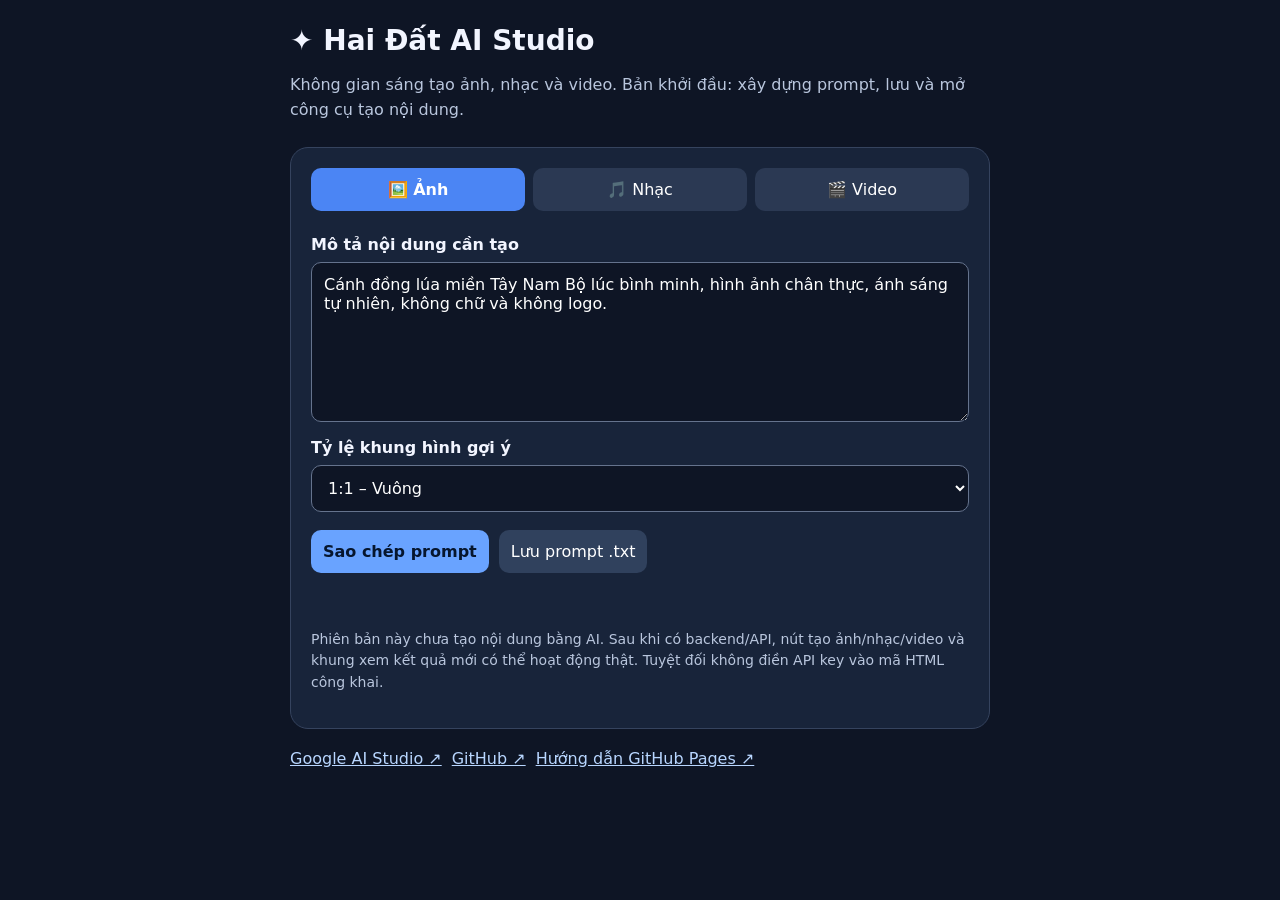
<file: index.html>
<!doctype html>
<html lang="vi">
<head>
<meta charset="utf-8"><meta name="viewport" content="width=device-width, initial-scale=1">
<title>Hai Đất AI Studio</title>
<style>
:root{font-family:system-ui,-apple-system,sans-serif;color-scheme:dark}*{box-sizing:border-box}
body{margin:0;background:#0e1525;color:#f2f5ff;padding:24px 14px}
main{max-width:700px;margin:auto}header{margin-bottom:24px}h1{font-size:28px;margin:0 0 8px}p{color:#b9c6dd;line-height:1.55}
.panel{background:#18243a;border:1px solid #35435e;padding:20px;border-radius:18px}
.tabs{display:grid;grid-template-columns:repeat(3,1fr);gap:8px;margin-bottom:24px}
button,a.launch{font:inherit;border-radius:10px;padding:12px;border:0;cursor:pointer}
.tab{background:#2b3953;color:#fff}.tab[aria-selected=true]{background:#4b85f4;color:#fff;font-weight:700}
label{display:block;font-weight:650;margin:12px 0 8px}textarea,select{width:100%;padding:12px;font:inherit;border:1px solid #65738d;border-radius:10px;background:#0e1525;color:#fff}
textarea{min-height:160px;resize:vertical}.buttons{display:flex;gap:10px;flex-wrap:wrap;margin-top:18px}.primary{background:#69a3ff;color:#06162e;font-weight:700}.secondary{background:#30415d;color:#fff}
.help{font-size:14px}#status{color:#9cddbb;min-height:1.5em}.links{margin-top:20px;display:flex;flex-wrap:wrap;gap:10px}.links a{color:#b8d6ff}
</style>
</head>
<body><main>
<header><h1>✦ Hai Đất AI Studio</h1><p>Không gian sáng tạo ảnh, nhạc và video. Bản khởi đầu: xây dựng prompt, lưu và mở công cụ tạo nội dung.</p></header>
<section class="panel">
<div class="tabs" role="tablist" aria-label="Loại nội dung">
<button class="tab" data-type="image" aria-selected="true">🖼️ Ảnh</button><button class="tab" data-type="music" aria-selected="false">🎵 Nhạc</button><button class="tab" data-type="video" aria-selected="false">🎬 Video</button>
</div>
<label for="prompt">Mô tả nội dung cần tạo</label>
<textarea id="prompt">Cánh đồng lúa miền Tây Nam Bộ lúc bình minh, hình ảnh chân thực, ánh sáng tự nhiên, không chữ và không logo.</textarea>
<label for="ratio">Tỷ lệ khung hình gợi ý</label>
<select id="ratio"><option value="1:1">1:1 – Vuông</option><option value="9:16">9:16 – Dọc</option><option value="16:9">16:9 – Ngang</option></select>
<div class="buttons"><button class="primary" id="copy">Sao chép prompt</button><button class="secondary" id="save">Lưu prompt .txt</button></div>
<p id="status" role="status"></p>
<p class="help">Phiên bản này chưa tạo nội dung bằng AI. Sau khi có backend/API, nút tạo ảnh/nhạc/video và khung xem kết quả mới có thể hoạt động thật. Tuyệt đối không điền API key vào mã HTML công khai.</p>
</section>
<div class="links"><a href="https://aistudio.google.com/" target="_blank" rel="noopener noreferrer">Google AI Studio ↗</a><a href="https://github.com/" target="_blank" rel="noopener noreferrer">GitHub ↗</a><a href="https://docs.github.com/en/pages/quickstart" target="_blank" rel="noopener noreferrer">Hướng dẫn GitHub Pages ↗</a></div>
</main>
<script>
const descriptions={image:'Cánh đồng lúa miền Tây Nam Bộ lúc bình minh, hình ảnh chân thực, ánh sáng tự nhiên, không chữ và không logo.',music:'Bản nhạc vọng cổ Nam Bộ sâu lắng, 54 BPM, đờn kìm, guitar phím lõm, song lang, giọng hát truyền cảm.',video:'Hai nhân vật đi xe đạp qua đường làng miền Bắc, máy quay theo ngang, chuyển động tự nhiên, không chữ hay logo.'};
let type='image';const prompt=document.querySelector('#prompt'),status=document.querySelector('#status'),ratio=document.querySelector('#ratio');
document.querySelectorAll('.tab').forEach(b=>b.addEventListener('click',()=>{descriptions[type]=prompt.value;type=b.dataset.type;prompt.value=descriptions[type];document.querySelectorAll('.tab').forEach(t=>t.setAttribute('aria-selected',String(t===b)));ratio.parentElement.style.display=type==='music'?'none':'block';status.textContent='';}));
function fullPrompt(){return `${prompt.value.trim()}\nLoại nội dung: ${type==='image'?'ảnh':type==='music'?'nhạc':'video'}${type==='music'?'':`\nTỷ lệ khung hình: ${ratio.value}`}`;}
document.querySelector('#copy').addEventListener('click',async()=>{try{await navigator.clipboard.writeText(fullPrompt());status.textContent='Đã sao chép prompt.';}catch(e){status.textContent='Không sao chép được; hãy chọn và sao chép trực tiếp trong ô mô tả.';}});
document.querySelector('#save').addEventListener('click',()=>{const blob=new Blob([fullPrompt()],{type:'text/plain;charset=utf-8'}),url=URL.createObjectURL(blob),a=document.createElement('a');a.href=url;a.download=`hai-dat-${type}-prompt.txt`;a.click();setTimeout(()=>URL.revokeObjectURL(url),1000);status.textContent='Đã yêu cầu lưu tập tin.';});
</script></body></html>
</file>
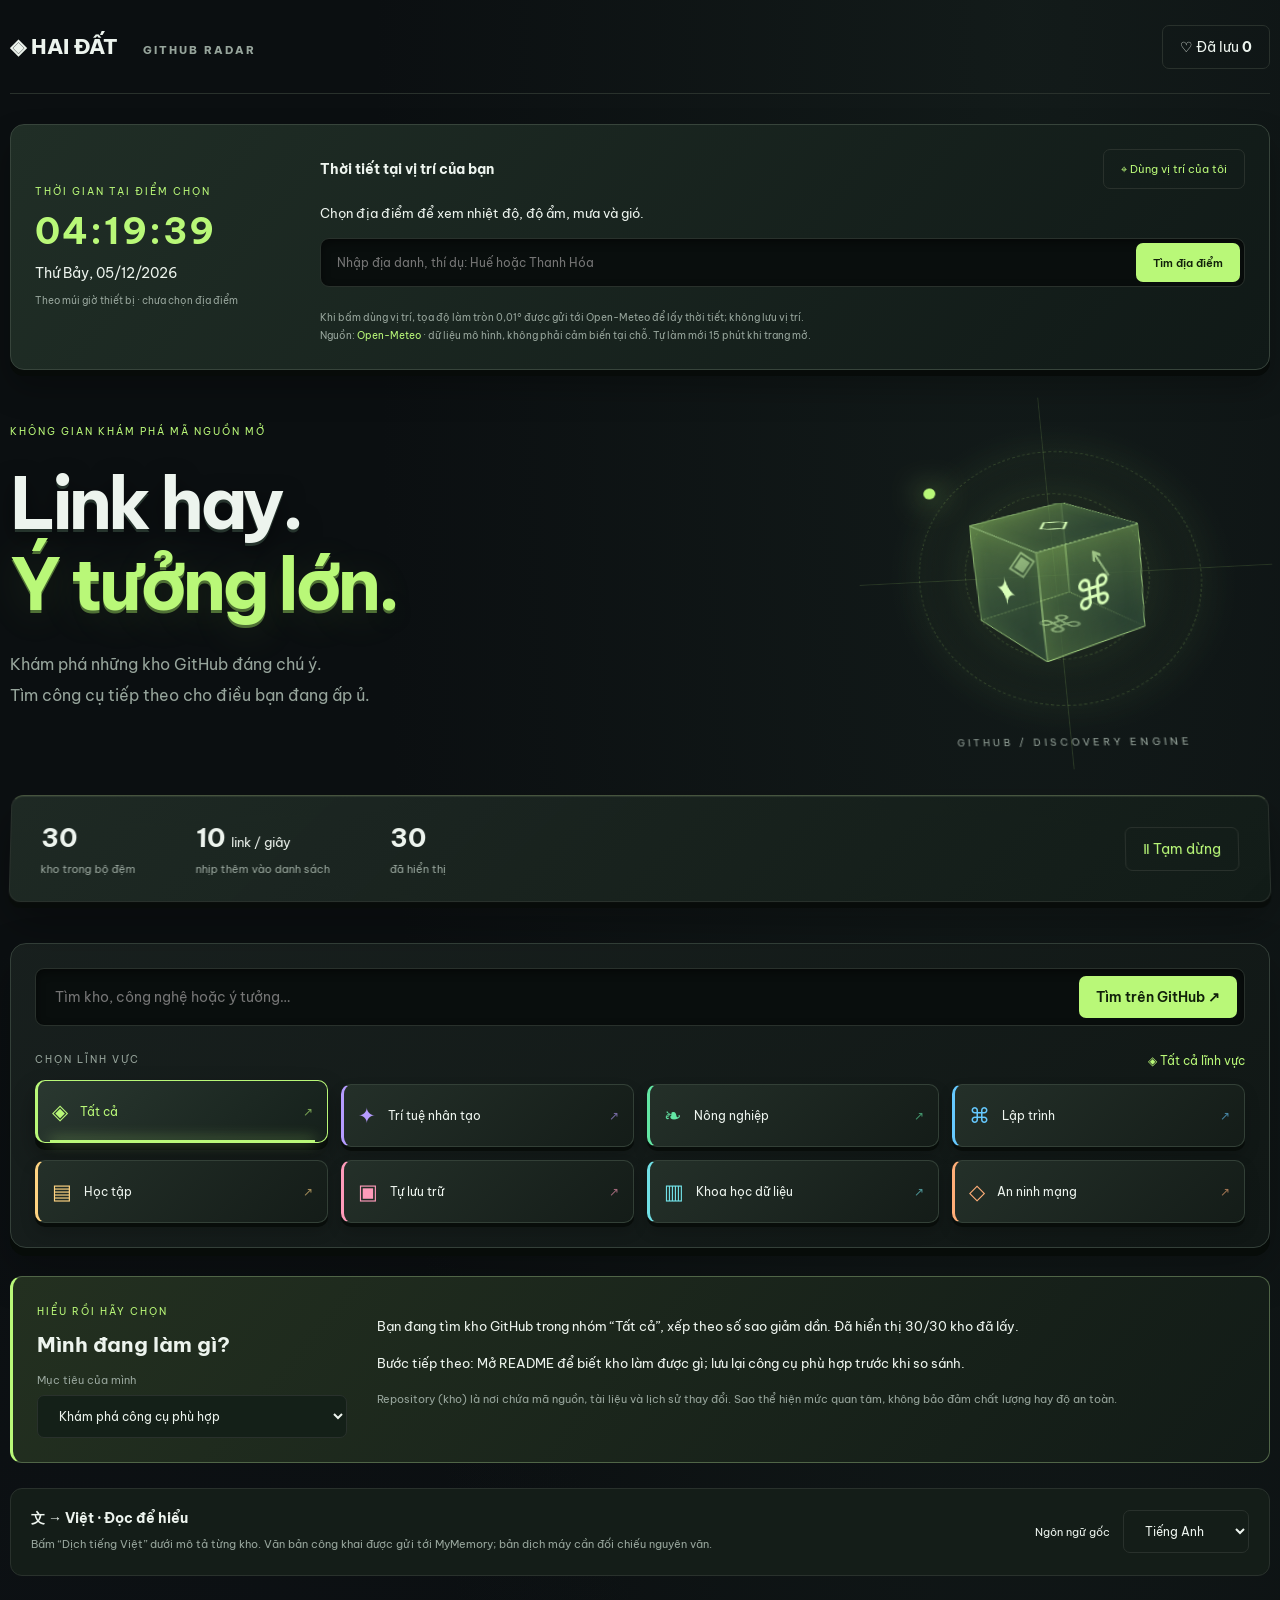
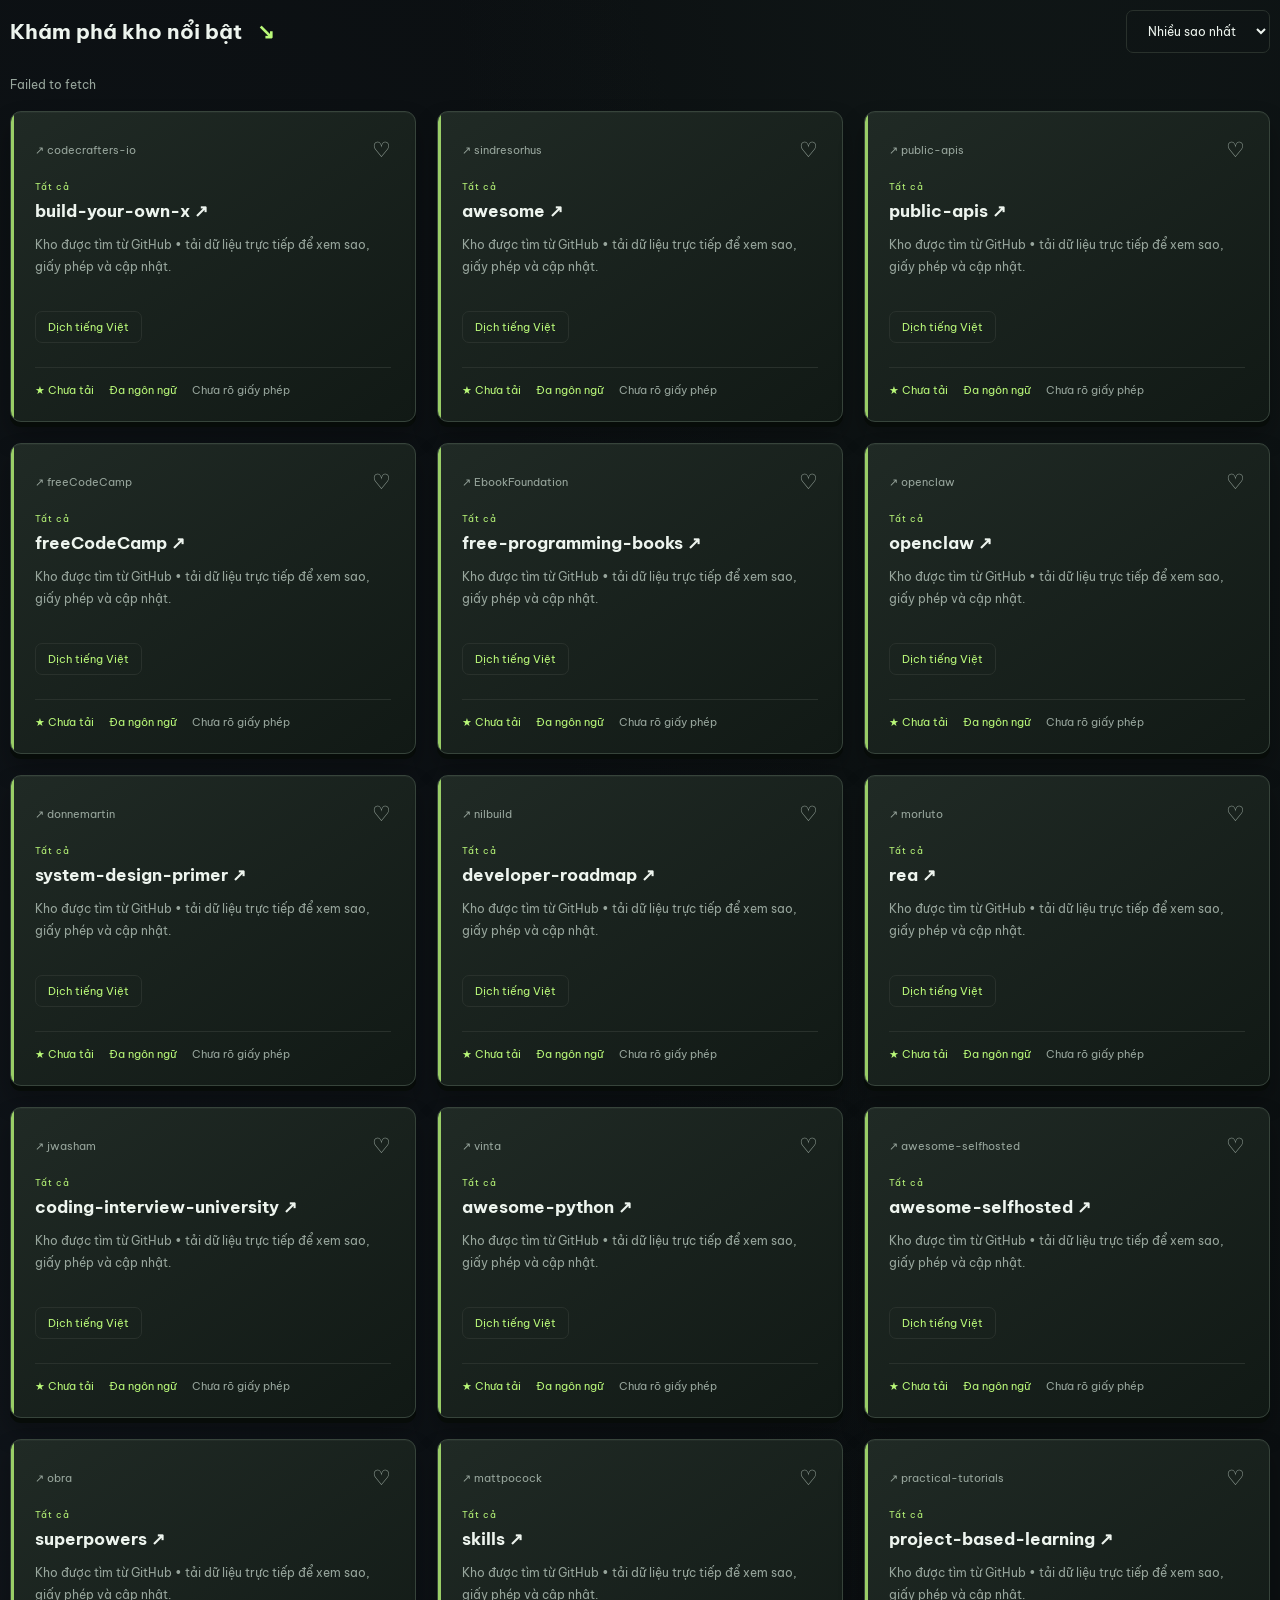
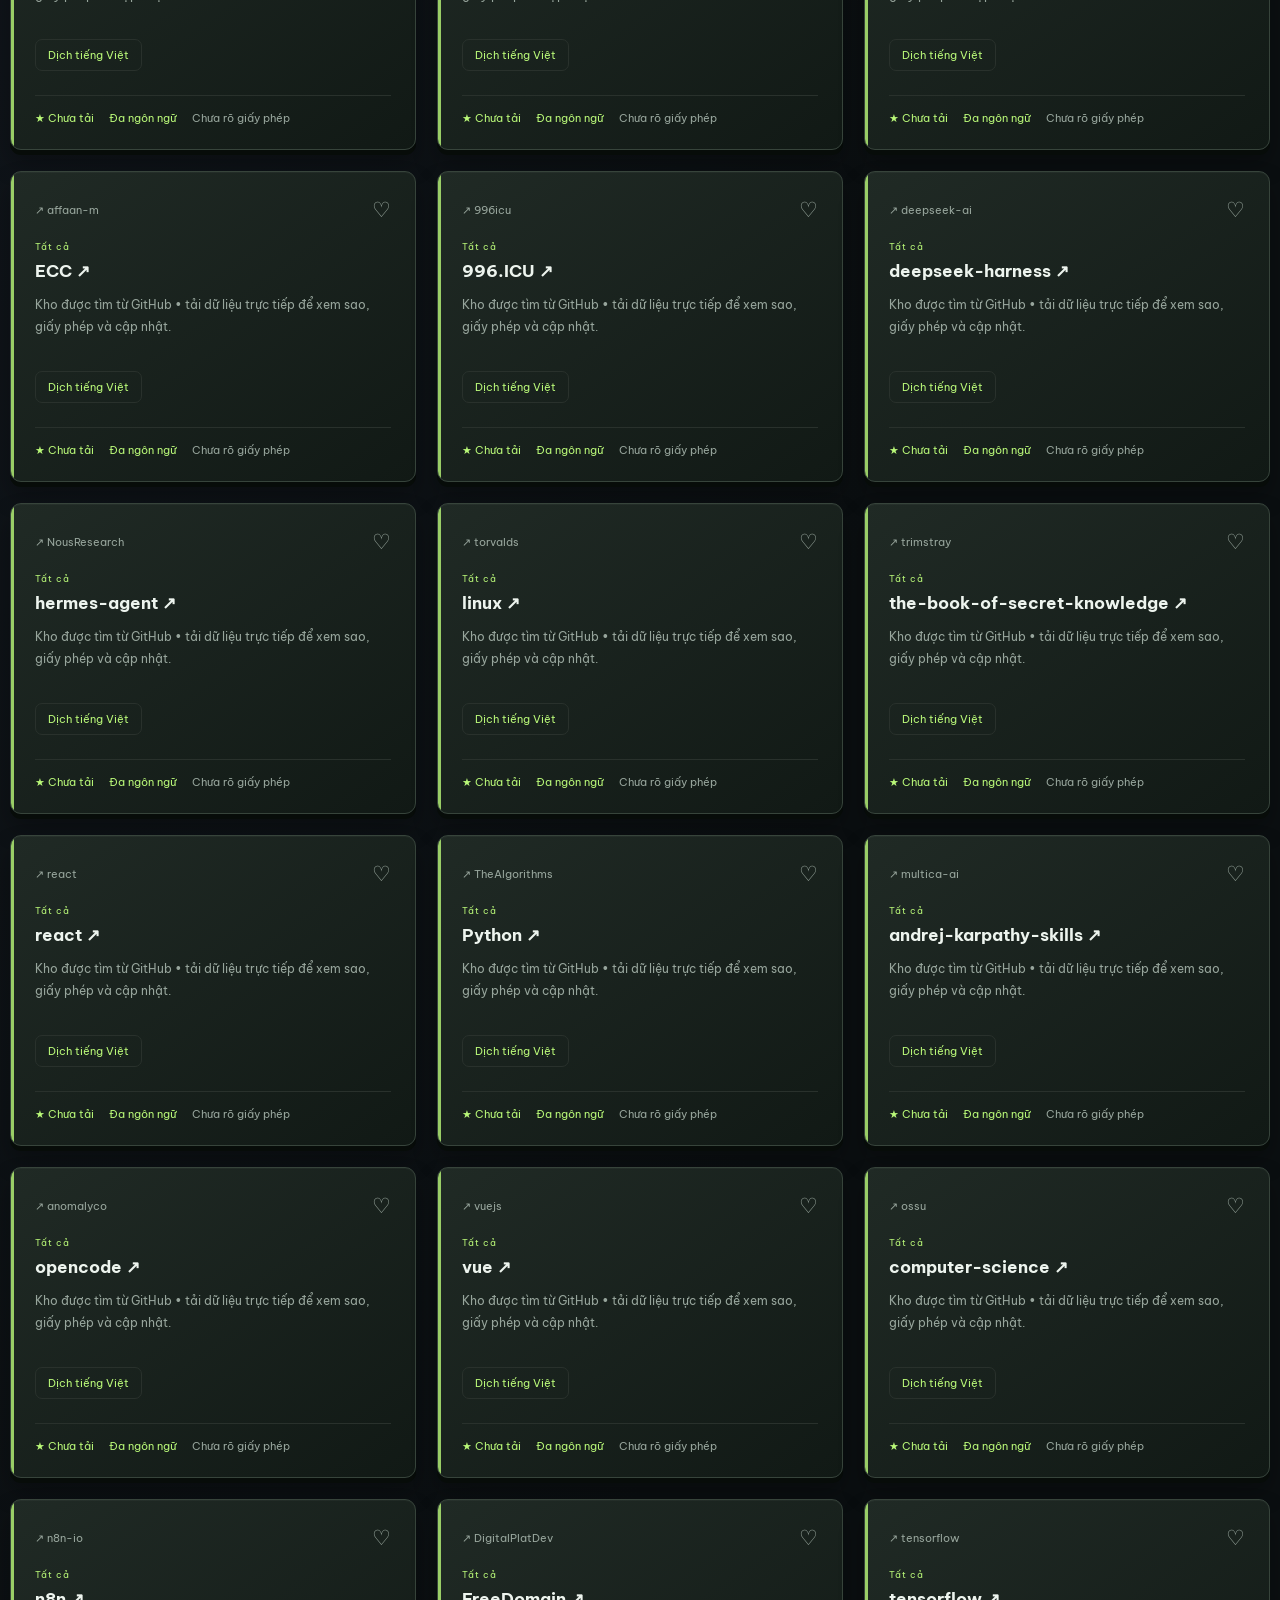
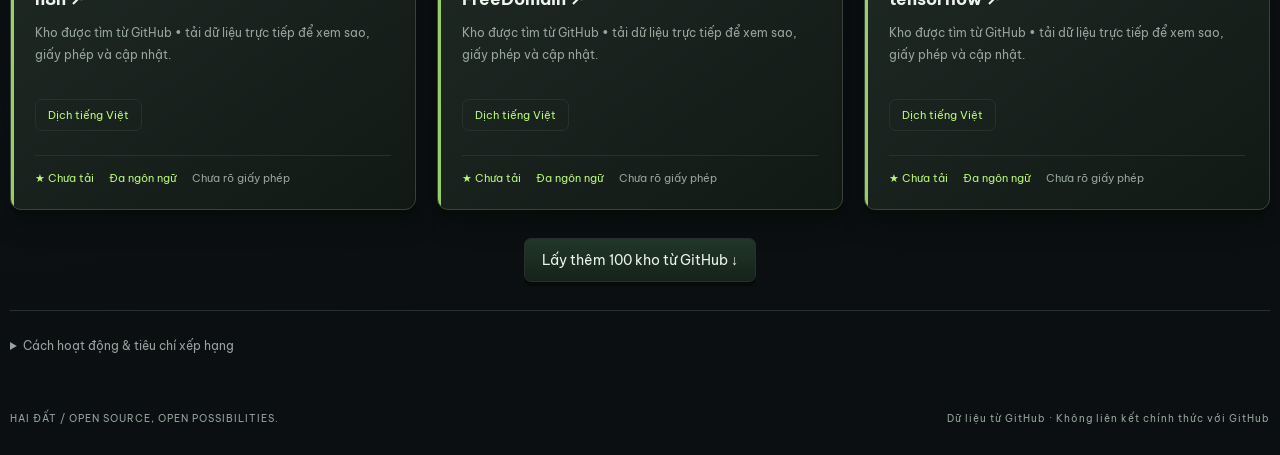
<file: github-radar/index.html>
<!doctype html><html lang="vi"><meta charset="utf-8"><meta name="viewport" content="width=device-width,initial-scale=1"><title>HAI ĐẤT — GitHub Radar</title><link rel="stylesheet" href="style.css?v=3"><body><header><a class="brand" href="./">◈ HAI ĐẤT <span>GITHUB RADAR</span></a><button id="saved">♡ Đã lưu <b id="savedCount">0</b></button></header><main><section class="contextbar" aria-label="Thời gian và thời tiết"><div class="clockbox"><span class="eyebrow">THỜI GIAN TẠI ĐIỂM CHỌN</span><strong id="clock">--:--:--</strong><span id="clockDate"></span><small id="clockZone">Theo múi giờ thiết bị · chưa chọn địa điểm</small></div><div class="weatherbox"><div class="weatherhead"><strong id="weatherPlace">Thời tiết tại vị trí của bạn</strong><button id="locate" type="button">⌖ Dùng vị trí của tôi</button></div><p id="weatherData">Chọn địa điểm để xem nhiệt độ, độ ẩm, mưa và gió.</p><form id="placeSearch"><input id="placeQuery" aria-label="Địa điểm thời tiết" placeholder="Nhập địa danh, thí dụ: Huế hoặc Thanh Hóa" required minlength="2"><button>Tìm địa điểm</button></form><div id="placeResults" aria-label="Kết quả địa điểm"></div><small id="weatherStatus" role="status">Khi bấm dùng vị trí, tọa độ làm tròn 0,01° được gửi tới Open-Meteo để lấy thời tiết; không lưu vị trí.</small><small>Nguồn: <a href="https://open-meteo.com/" target="_blank" rel="noopener">Open-Meteo</a> · dữ liệu mô hình, không phải cảm biến tại chỗ. Tự làm mới 15 phút khi trang mở.</small></div></section><section class="hero"><div><div class="eyebrow">KHÔNG GIAN KHÁM PHÁ MÃ NGUỒN MỞ</div><h1>Link hay.<br><em>Ý tưởng lớn.</em></h1><p>Khám phá những kho GitHub đáng chú ý.<br>Tìm công cụ tiếp theo cho điều bạn đang ấp ủ.</p></div><div class="radar"><div class="orbit"></div><div class="orbit two"></div><div class="cube-scene" aria-hidden="true"><div class="cube"><i class="front">⌘</i><i class="back">◈</i><i class="right">↗</i><i class="left">✦</i><i class="top">◇</i><i class="bottom">⌘</i></div></div><span class="dot"></span><label>GITHUB / DISCOVERY ENGINE</label></div></section><section class="stats"><div><strong id="total">0</strong><span>kho trong bộ đệm</span></div><div><strong>10 <small>link / giây</small></strong><span>nhịp thêm vào danh sách</span></div><div><strong id="count">0</strong><span>đã hiển thị</span></div><button id="pause">Ⅱ Tạm dừng</button></section><section class="controls"><form id="search"><input id="query" aria-label="Từ khóa GitHub" placeholder="Tìm kho, công nghệ hoặc ý tưởng…"><button>Tìm trên GitHub ↗</button></form><div class="sector-heading"><span>CHỌN LĨNH VỰC</span><span id="sectorLabel">◈ Tất cả lĩnh vực</span></div><nav id="topics" aria-label="Lọc theo lĩnh vực"><button class="active" data-q="stars:>1000" data-name="Tất cả" data-color="#b9f878" style="--sector:#b9f878" aria-pressed="true"><span class="sector-icon">◈</span><span>Tất cả</span><span class="sector-arrow">↗</span></button><button class="" data-q="topic:artificial-intelligence stars:>100" data-name="Trí tuệ nhân tạo" data-color="#b69cff" style="--sector:#b69cff" aria-pressed="false"><span class="sector-icon">✦</span><span>Trí tuệ nhân tạo</span><span class="sector-arrow">↗</span></button><button class="" data-q="agriculture stars:>5" data-name="Nông nghiệp" data-color="#63e6a4" style="--sector:#63e6a4" aria-pressed="false"><span class="sector-icon">❧</span><span>Nông nghiệp</span><span class="sector-arrow">↗</span></button><button class="" data-q="topic:developer-tools stars:>100" data-name="Lập trình" data-color="#66c9ff" style="--sector:#66c9ff" aria-pressed="false"><span class="sector-icon">⌘</span><span>Lập trình</span><span class="sector-arrow">↗</span></button><button class="" data-q="topic:education stars:>100" data-name="Học tập" data-color="#ffd482" style="--sector:#ffd482" aria-pressed="false"><span class="sector-icon">▤</span><span>Học tập</span><span class="sector-arrow">↗</span></button><button class="" data-q="topic:self-hosted stars:>100" data-name="Tự lưu trữ" data-color="#ff9bba" style="--sector:#ff9bba" aria-pressed="false"><span class="sector-icon">▣</span><span>Tự lưu trữ</span><span class="sector-arrow">↗</span></button><button class="" data-q="topic:data-science stars:>100" data-name="Khoa học dữ liệu" data-color="#71e0e6" style="--sector:#71e0e6" aria-pressed="false"><span class="sector-icon">▥</span><span>Khoa học dữ liệu</span><span class="sector-arrow">↗</span></button><button class="" data-q="topic:cybersecurity stars:>100" data-name="An ninh mạng" data-color="#ffae78" style="--sector:#ffae78" aria-pressed="false"><span class="sector-icon">◇</span><span>An ninh mạng</span><span class="sector-arrow">↗</span></button></nav></section><section class="understand"><div><span class="eyebrow">HIỂU RỒI HÃY CHỌN</span><h2>Mình đang làm gì?</h2><label for="goal">Mục tiêu của mình</label><select id="goal"><option value="explore">Khám phá công cụ phù hợp</option><option value="learn">Học từ mã nguồn</option><option value="build">Tìm công cụ cho dự án</option><option value="farm">Ứng dụng vào nông nghiệp</option></select></div><div><p id="doing"></p><p id="nextStep"></p><small>Repository (kho) là nơi chứa mã nguồn, tài liệu và lịch sử thay đổi. Sao thể hiện mức quan tâm, không bảo đảm chất lượng hay độ an toàn.</small></div></section><div class="translationbar"><div><strong>文 → Việt · Đọc để hiểu</strong><small>Bấm “Dịch tiếng Việt” dưới mô tả từng kho. Văn bản công khai được gửi tới MyMemory; bản dịch máy cần đối chiếu nguyên văn.</small></div><label>Ngôn ngữ gốc <select id="sourceLang"><option value="en">Tiếng Anh</option><option value="zh-CN">Tiếng Trung</option><option value="ja">Tiếng Nhật</option><option value="ko">Tiếng Hàn</option><option value="fr">Tiếng Pháp</option><option value="de">Tiếng Đức</option></select></label></div><div class="sectiontitle"><h2 id="heading">Khám phá kho nổi bật <span>↘</span></h2><select id="sort" aria-label="Thứ tự"><option value="stars">Nhiều sao nhất</option><option value="updated">Mới cập nhật</option></select></div><p id="status" role="status" aria-live="polite">Đang chuẩn bị dữ liệu…</p><div id="grid"></div><button class="more" id="more">Lấy thêm 100 kho từ GitHub ↓</button><details><summary>Cách hoạt động & tiêu chí xếp hạng</summary><p>“Nổi bật” được xếp theo số sao hoặc ngày cập nhật trong kết quả truy vấn; không phải đánh giá chất lượng độc lập. Loại kho lưu trữ và bản fork. Mỗi giây hiển thị tối đa 10 kho mới từ bộ đệm, không lặp link. GitHub Search giới hạn tối đa 1.000 kết quả mỗi truy vấn. Dữ liệu API được lấy theo lô, tự kiểm tra tiếp mỗi 60 giây khi trang đang mở, dừng khi hết kết quả hoặc chạm hạn mức. Không thu thập nền khi đóng trang. Yêu thích được lưu trong trình duyệt này. Hãy đọc README, giấy phép và vấn đề bảo mật trước khi sử dụng.</p><a href="https://docs.github.com/en/rest/search/search#search-repositories" target="_blank" rel="noopener">Tài liệu GitHub Search API ↗</a></details></main><footer>HAI ĐẤT / OPEN SOURCE, OPEN POSSIBILITIES.<span>Dữ liệu từ GitHub · Không liên kết chính thức với GitHub</span></footer><script src="app.js?v=3"></script><script src="features.js?v=3"></script></body></html>
</file>
<file: github-radar/style.css>
@import url('https://fonts.googleapis.com/css2?family=Be+Vietnam+Pro:wght@400;500;600;700;800&display=swap');
:root{color-scheme:dark;--bg:#0c100f;--panel:#141a17;--line:#29312c;--green:#b9f878;--muted:#97a59c}*{box-sizing:border-box}body{margin:0;background:var(--bg);color:#edf4ee;font:14px 'Be Vietnam Pro',sans-serif}header,main,footer{max-width:1260px;margin:auto}header{height:94px;display:flex;align-items:center;justify-content:space-between;border-bottom:1px solid var(--line)}a{color:inherit;text-decoration:none}.brand{font-weight:800;font-size:21px}.brand span{font-size:11px;color:var(--muted);letter-spacing:2px;margin-left:20px}button,select{font:inherit;color:inherit;background:transparent;border:1px solid var(--line);border-radius:7px;padding:12px 17px;cursor:pointer}button:hover{border-color:var(--green);color:var(--green)}button:disabled{opacity:.5;cursor:wait}.hero{display:flex;align-items:center;justify-content:space-between;padding:65px 25px 60px 0}.eyebrow{letter-spacing:2px;color:var(--green);font-size:10px}h1{font-size:72px;letter-spacing:-4px;line-height:1.12;margin:25px 0}h1 em{color:var(--green);font-style:normal}.hero p{line-height:1.9;color:var(--muted);font-size:16px}.radar{width:340px;height:290px;position:relative;display:grid;place-items:center;background:radial-gradient(circle,#b9f87815,transparent 65%)}.orbit{width:260px;height:260px;border:1px solid #b9f87833;border-radius:50%;position:absolute}.two{width:170px;height:170px}.radar:before,.radar:after{content:'';position:absolute;background:#b9f87822;width:100%;height:1px}.radar:after{transform:rotate(90deg)}.cross{font-size:55px;color:var(--green)}.dot{position:absolute;left:70px;top:60px;width:12px;height:12px;border-radius:50%;background:var(--green);box-shadow:0 0 30px var(--green)}.radar label{position:absolute;bottom:-10px;letter-spacing:3px;font-size:9px;color:var(--muted)}.stats{display:flex;align-items:center;gap:60px;background:var(--panel);border:1px solid var(--line);padding:25px 30px;border-radius:12px}.stats div{display:flex;flex-direction:column;gap:8px}.stats strong{font-size:26px}.stats small{font-size:13px;font-weight:400}.stats span{font-size:11px;color:var(--muted)}.stats button{margin-left:auto;color:var(--green)}.controls{margin:40px 0 28px}form{display:flex;border:1px solid var(--line);border-radius:9px;padding:7px;background:var(--panel)}input{width:100%;background:none;color:white;border:0;padding:12px;font:inherit;outline:none}form button{white-space:nowrap;background:var(--green);color:#11200a;border:none;font-weight:600}nav{display:flex;gap:9px;flex-wrap:wrap;margin-top:20px}nav button{border-radius:25px;font-size:12px}nav .active{background:#b9f8781c;color:var(--green);border-color:#b9f87855}.sectiontitle{display:flex;justify-content:space-between;align-items:center}h2{font-size:21px}h2 span{color:var(--green);margin-left:10px}select{font-size:12px}#status{color:var(--muted);font-size:12px;line-height:1.8;min-height:25px}#grid{display:grid;grid-template-columns:repeat(3,1fr);gap:16px}.card{border:1px solid var(--line);border-radius:11px;background:var(--panel);padding:24px;min-width:0;animation:enter .35s ease}.card:hover{border-color:#63764f}.cardtop{display:flex;justify-content:space-between;align-items:center;color:var(--muted);font-size:11px}.cardtop button{border:0;padding:0;font-size:21px}.card h3{font-size:17px;overflow-wrap:anywhere;margin:20px 0 12px}.card h3 a:hover{color:var(--green)}.card p{color:var(--muted);line-height:1.8;font-size:12px;min-height:65px;overflow-wrap:anywhere}.meta{border-top:1px solid var(--line);padding-top:15px;display:flex;gap:15px;font-size:11px;color:var(--green);flex-wrap:wrap}.license{color:var(--muted)}.more{display:block;margin:28px auto}details{color:var(--muted);padding:24px 0;font-size:12px;line-height:1.9;border-top:1px solid var(--line)}details a{color:var(--green)}footer{padding:30px 0;display:flex;justify-content:space-between;color:var(--muted);font-size:10px;letter-spacing:1px}@keyframes enter{from{opacity:0;transform:translateY(8px)}to{opacity:1;transform:none}}@media(max-width:850px){header,main,footer{margin:0 20px}.hero{padding:40px 0}.radar{display:none}h1{font-size:56px}.stats{gap:20px;flex-wrap:wrap;padding:20px}.stats strong{font-size:20px}#grid{grid-template-columns:repeat(2,1fr)}.brand span{display:none}footer{gap:20px;line-height:1.8}}@media(max-width:550px){#grid{grid-template-columns:1fr}form{flex-wrap:wrap}form button{width:100%}.stats{gap:25px}.stats button{margin:0}.sectiontitle{gap:10px}h2{font-size:17px}footer{flex-direction:column}}
/* 3D discovery workspace */
:root{--selected:#b9f878}body{background:radial-gradient(ellipse at 80% 0%,#293e3340,transparent 45%),radial-gradient(ellipse at 0% 60%,#28314b25,transparent 50%),#0b0f11}header{position:relative;z-index:2}.hero{perspective:900px}.hero h1{text-shadow:0 3px 0 #26342d,0 8px 22px #0008}.hero h1 em{text-shadow:0 3px 0 #4f7035,0 8px 40px #9dd75d20}.radar{transform:rotateX(12deg) rotateY(-15deg);transform-style:preserve-3d;height:320px;width:380px}.orbit{border-style:dashed;box-shadow:0 0 35px #b9f8780a,inset 0 0 30px #b9f87808}.cube-scene{width:110px;height:110px;perspective:650px;z-index:1}.cube{width:100%;height:100%;transform-style:preserve-3d;transform:rotateX(-23deg) rotateY(35deg);animation:cube-float 10s ease-in-out infinite}.cube i{position:absolute;width:110px;height:110px;display:grid;place-items:center;border:1px solid #caff9d88;font-style:normal;font-size:42px;background:linear-gradient(145deg,#b9f87840,#20352dec);color:#d8ffb8;box-shadow:inset 0 0 25px #b9f87818;backface-visibility:visible}.front{transform:translateZ(55px)}.back{transform:rotateY(180deg) translateZ(55px)}.right{transform:rotateY(90deg) translateZ(55px)}.left{transform:rotateY(-90deg) translateZ(55px)}.top{transform:rotateX(90deg) translateZ(55px)}.bottom{transform:rotateX(-90deg) translateZ(55px)}@keyframes cube-float{0%,100%{transform:translateY(0) rotateX(-23deg) rotateY(35deg)}50%{transform:translateY(-15px) rotateX(-14deg) rotateY(65deg)}}.stats{background:linear-gradient(135deg,#202b25e8,#111b17);border-top-color:#536448;box-shadow:0 6px 0 #080c0a,0 20px 45px #0005,inset 0 1px 0 #ffffff09;transform:perspective(1200px) rotateX(3deg)}.controls{background:linear-gradient(150deg,#19211fe8,#101715);padding:24px;border:1px solid #344039;border-radius:16px;box-shadow:0 8px 0 #070c09,0 20px 45px #0004}form{background:#090e0d;box-shadow:inset 0 3px 10px #0007}.sector-heading{display:flex;justify-content:space-between;margin-top:27px;font-size:10px;letter-spacing:2px;color:var(--muted)}#sectorLabel{color:var(--selected);letter-spacing:0;font-size:12px}#topics{display:grid;grid-template-columns:repeat(4,1fr);gap:13px;margin-top:16px}#topics button{position:relative;display:flex;align-items:center;gap:12px;text-align:left;border-radius:10px;border:1px solid #334037;border-left:3px solid var(--sector);padding:17px 14px;background:linear-gradient(135deg,#243029,#141c18);box-shadow:0 4px 0 #080d0a,0 8px 15px #0003;transition:transform .2s,box-shadow .2s,border-color .2s;font-size:12px}#topics button:hover,#topics button.active{transform:translateY(-4px);border-color:var(--sector);color:var(--sector);background:linear-gradient(135deg,#2a3830,#15201b);box-shadow:0 7px 0 #080d0a,0 12px 25px #0005}#topics button.active:after{content:'';position:absolute;bottom:0;left:12px;right:12px;height:2px;background:var(--sector);box-shadow:0 0 14px var(--sector)}.sector-icon{font-size:21px;color:var(--sector)}.sector-arrow{margin-left:auto;color:var(--sector);opacity:.6}#grid{perspective:1400px;gap:21px}.card{position:relative;overflow:hidden;background:linear-gradient(145deg,#202a25,#111915);border:1px solid #37443b;box-shadow:0 5px 0 #070c09,0 14px 25px #0004,inset 0 1px 0 #ffffff08;transition:transform .22s,box-shadow .22s;transform-style:preserve-3d}.card:hover{transform:translateY(-6px) rotateX(2deg) rotateY(-2deg);border-color:var(--selected);box-shadow:0 10px 0 #070c09,0 22px 40px #0008}.sector-stripe{position:absolute;left:0;top:0;bottom:0;width:3px;opacity:.8}.sector-tag{font-size:9px;letter-spacing:1px;margin-top:18px}.card h3{margin-top:8px}.more{background:linear-gradient(#23372a,#15221a);box-shadow:0 4px 0 #060b08}button:focus-visible,a:focus-visible,input:focus-visible,select:focus-visible{outline:2px solid var(--selected);outline-offset:4px}@media(max-width:850px){#topics{grid-template-columns:repeat(2,1fr)}.controls{padding:18px}}@media(max-width:550px){#topics{gap:10px}#topics button{padding:14px 10px;font-size:11px;gap:8px}.sector-heading{letter-spacing:1px}.hero h1{font-size:53px}.stats{transform:none}.card:hover{transform:translateY(-3px)}}@media(prefers-reduced-motion:reduce){*,*:before,*:after{animation:none!important;transition:none!important}.card:hover,#topics button:hover,#topics button.active{transform:none}}
.contextbar{display:grid;grid-template-columns:260px 1fr;gap:25px;margin-top:30px;padding:24px;border:1px solid #37443b;border-radius:14px;background:linear-gradient(130deg,#202e26,#101917);box-shadow:0 6px 0 #070b09,0 18px 32px #0004}.clockbox{display:flex;flex-direction:column;gap:10px;justify-content:center}.clockbox strong{font-size:36px;letter-spacing:2px;font-variant-numeric:tabular-nums;color:var(--green)}small{line-height:1.8}.clockbox small,.weatherbox small{display:block;font-size:10px;color:var(--muted)}.weatherhead{display:flex;align-items:center;justify-content:space-between;gap:12px}.weatherhead button{font-size:11px;color:var(--green)}#weatherData{font-size:13px;line-height:1.8}#placeSearch{padding:4px;margin:12px 0}#placeSearch input{font-size:12px}#placeSearch button{font-size:11px}#placeResults{display:flex;flex-wrap:wrap;gap:7px;margin-bottom:10px}#placeResults button{font-size:11px;padding:9px}.weatherbox a{color:var(--green)}.understand{display:grid;grid-template-columns:310px 1fr;gap:30px;border:1px solid #506547;border-left:3px solid var(--green);border-radius:12px;padding:24px;background:linear-gradient(130deg,#233020,#121b17);margin:25px 0}.understand h2{margin:12px 0}.understand label{display:block;font-size:11px;color:var(--muted);margin:15px 0 8px}.understand select{width:100%;background:#142018}.understand p{line-height:1.9;font-size:13px}.understand small{color:var(--muted);font-size:11px}.translationbar{display:flex;align-items:center;justify-content:space-between;gap:20px;padding:20px;border:1px solid var(--line);border-radius:12px;background:#141d18;margin-bottom:25px}.translationbar small{display:block;color:var(--muted);font-size:11px;margin-top:7px;max-width:700px}.translationbar label{font-size:11px;white-space:nowrap}.translationbar select{margin-left:10px}.translate{font-size:11px;padding:8px 12px;margin-bottom:12px;color:var(--green)}.translated{font-size:12px;line-height:1.9;color:#d8ecc7;white-space:pre-wrap;overflow-wrap:anywhere;margin-bottom:12px}.hero{padding-top:45px}@media(max-width:850px){.contextbar,.understand{grid-template-columns:1fr}.clockbox{border-bottom:1px solid var(--line);padding-bottom:18px}.translationbar{align-items:flex-start;flex-direction:column}.weatherhead{flex-wrap:wrap}}@media(max-width:550px){.contextbar,.understand{padding:18px}.weatherhead strong{font-size:13px}#placeSearch{flex-wrap:wrap}#placeSearch button{width:100%}}
</file>
